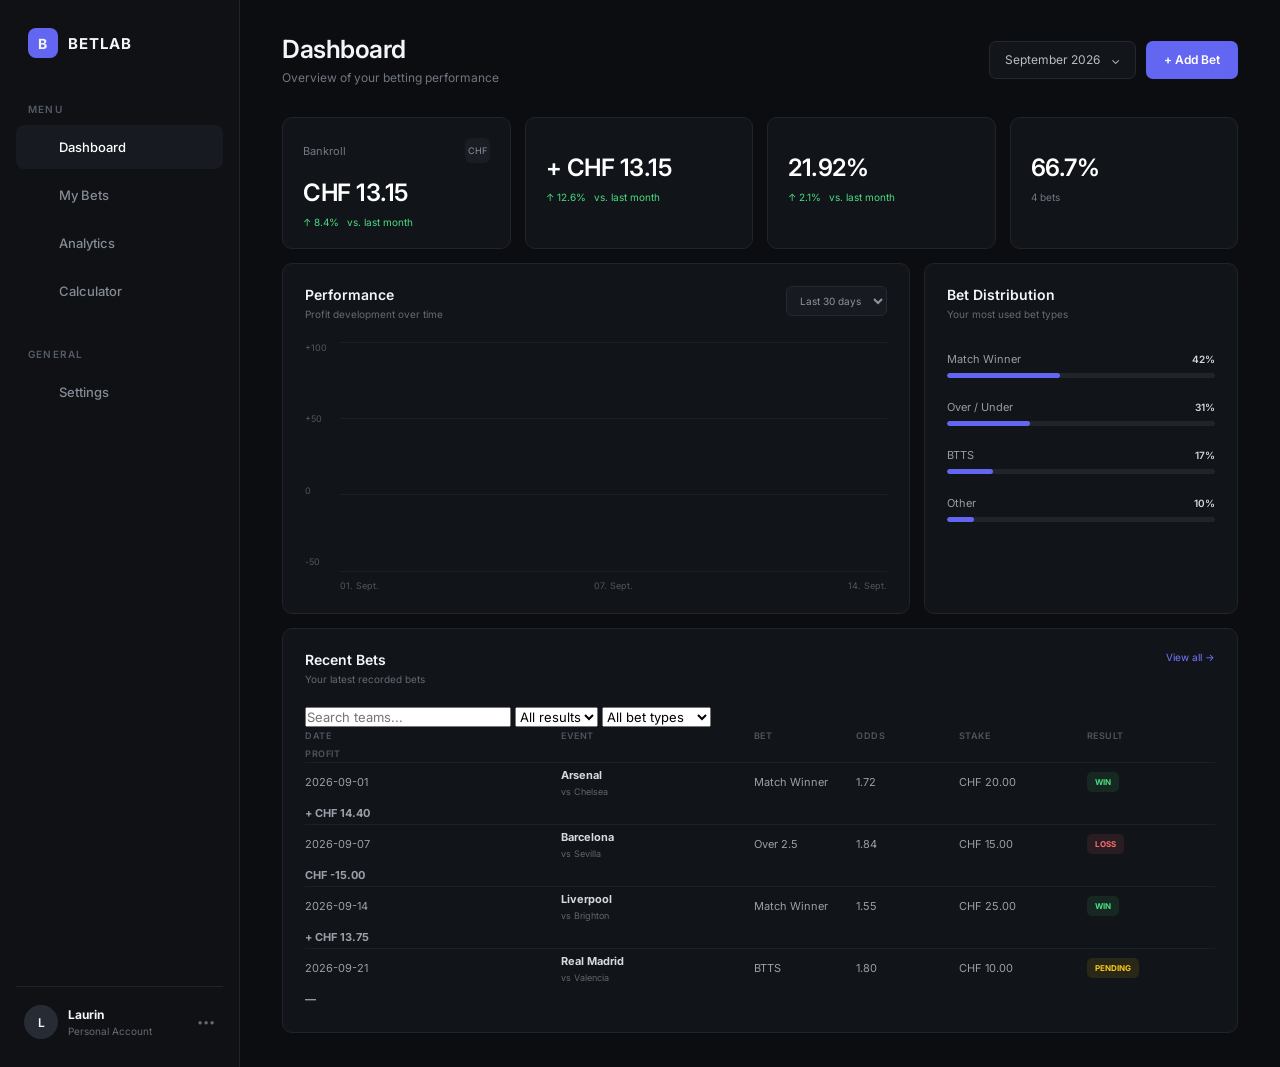
<file: index.html>
<!DOCTYPE html>
<html lang="de">
<head>
    <meta charset="UTF-8">
    <meta name="viewport" content="width=device-width, initial-scale=1.0">
    <title>BetLab - Dashboard</title>

    <link rel="stylesheet" href="css/style.css">
    <script src="js/script.js" defer></script>
</head>

<body>

    <div class="app">

        <!-- SIDEBAR -->
        <aside class="sidebar">

            <div class="logo">
                <span class="logo-mark">B</span>
                <span>BETLAB</span>
            </div>

            <nav class="navigation">

                <p class="nav-title">MENU</p>

                <a href="#" class="nav-item active">
                    <span></span>
                    Dashboard
                </a>

                <a href="my-bets.html" class="nav-item">
                    <span></span>
                    My Bets
                </a>

                <a href="analytics.html" class="nav-item">
                    <span></span>
                    Analytics
                </a>

                <a href="calculator.html" class="nav-item">
                    <span></span>
                    Calculator
                </a>

                <p class="nav-title second-title">GENERAL</p>

                <a href="settings.html" class="nav-item">
                    <span></span>
                    Settings
                </a>

            </nav>

            <div class="sidebar-bottom">

                <div class="profile">
                    <div class="profile-picture">L</div>

                    <div>
                        <strong>Laurin</strong>
                        <small>Personal Account</small>
                    </div>

                    <span class="profile-more">•••</span>
                </div>

            </div>

        </aside>


        <!-- MAIN CONTENT -->
        <main class="main">

            <!-- TOPBAR -->
            <header class="topbar">

                <div>
                    <h1>Dashboard</h1>
                    <p>Overview of your betting performance</p>
                </div>

                <div class="topbar-actions">

                    <button class="date-button">
                        September 2026
                        <span>⌄</span>
                    </button>

                    <button class="add-button" id="add-bet-button">
                        + Add Bet
                    </button>

                </div>

            </header>


            <!-- STAT CARDS -->
            <section class="stats">

                <div class="stat-card">

                    <div class="stat-header">
                        <span>Bankroll</span>
                        <span class="stat-icon">CHF</span>
                    </div>

                    <div class="stat-value" id="bankroll">
                    CHF 0.00
                    </div>

                    <div class="stat-change positive">
                        ↑ 8.4%
                        <span>vs. last month</span>
                    </div>

                </div>


                <div class="stat-card">

                    <div class="stat-value" id="total-profit">
                    CHF 0.00
                    </div>

                    <div class="stat-change positive">
                        ↑ 12.6%
                        <span>vs. last month</span>
                    </div>

                </div>


                <div class="stat-card">

                    <div class="stat-value" id="roi">
                    0.00%
                    </div>

                    <div class="stat-change positive">
                        ↑ 2.1%
                        <span>vs. last month</span>
                    </div>

                </div>


                <div class="stat-card">

                    <div class="stat-value" id="win-rate">
                    0.0%
                    </div>

                    <div class="stat-change" id="bet-count">
                        0 bets
                    </div>

                </div>

            </section>


            <!-- MAIN GRID -->
            <section class="dashboard-grid">

                <!-- PERFORMANCE -->
                <div class="card performance-card">

                    <div class="card-header">

                        <div>
                            <h2>Performance</h2>
                            <p>Profit development over time</p>
                        </div>

                        <select>
                            <option>Last 30 days</option>
                            <option>Last 90 days</option>
                            <option>This year</option>
                        </select>

                    </div>


                    <div class="chart">

                        <div class="chart-y">
                            <span>+100</span>
                            <span>+50</span>
                            <span>0</span>
                            <span>-50</span>
                        </div>

                        <div class="chart-area">

                        <div class="grid-line line-1"></div>
                        <div class="grid-line line-2"></div>
                        <div class="grid-line line-3"></div>
                        <div class="grid-line line-4"></div>

                        <svg class="chart-svg" id="chart-svg">
                        <polyline id="chart-line" />
                        </svg>

                        </div>

                    </div>

                    <div class="chart-x" id="chart-x"></div>

                </div>


                <!-- QUICK STATS -->
                <div class="card quick-card">

                    <div class="card-header">

                        <div>
                            <h2>Bet Distribution</h2>
                            <p>Your most used bet types</p>
                        </div>

                    </div>


                    <div class="distribution">

                        <div class="distribution-item">
                            <div class="distribution-top">
                                <span>Match Winner</span>
                                <strong>42%</strong>
                            </div>

                            <div class="progress">
                                <div class="progress-bar" style="width: 42%;"></div>
                            </div>
                        </div>


                        <div class="distribution-item">
                            <div class="distribution-top">
                                <span>Over / Under</span>
                                <strong>31%</strong>
                            </div>

                            <div class="progress">
                                <div class="progress-bar" style="width: 31%;"></div>
                            </div>
                        </div>


                        <div class="distribution-item">
                            <div class="distribution-top">
                                <span>BTTS</span>
                                <strong>17%</strong>
                            </div>

                            <div class="progress">
                                <div class="progress-bar" style="width: 17%;"></div>
                            </div>
                        </div>


                        <div class="distribution-item">
                            <div class="distribution-top">
                                <span>Other</span>
                                <strong>10%</strong>
                            </div>

                            <div class="progress">
                                <div class="progress-bar" style="width: 10%;"></div>
                            </div>
                        </div>

                    </div>

                </div>

            </section>


            <!-- RECENT BETS -->
            <section class="card bets-card">

                <div class="card-header">

                    <div>
                        <h2>Recent Bets</h2>
                        <p>Your latest recorded bets</p>
                    </div>

                    <a href="my-bets.html" class="view-all">
                        View all →
                    </a>

                </div>

                <div class="bet-filters">

        <input
            type="text"
            id="bet-search"
            placeholder="Search teams..."
        >

        <select id="bet-result-filter">
            <option value="all">All results</option>
            <option value="win">Wins</option>
            <option value="loss">Losses</option>
            <option value="pending">Pending</option>
        </select>

        <select id="bet-type-filter">
            <option value="all">All bet types</option>
            <option value="Match Winner">Match Winner</option>
            <option value="Over 2.5">Over 2.5</option>
            <option value="Under 2.5">Under 2.5</option>
            <option value="BTTS">BTTS</option>
            <option value="Other">Other</option>
        </select>

    </div>

                <div class="table">

                    <div class="table-row table-head">
                        <span>DATE</span>
                        <span>EVENT</span>
                        <span>BET</span>
                        <span>ODDS</span>
                        <span>STAKE</span>
                        <span>RESULT</span>
                        <span>PROFIT</span>
                    </div>
                    <div class="table-body" id="bets-table"></div>
                    

                </div>

            </section>

        </main>

    </div>
    <!-- ADD BET MODAL -->
    <div class="modal-overlay" id="add-bet-modal">

    <div class="modal">

        <div class="modal-header">
            <div>
                <h2>Add New Bet</h2>
                <p>Record a new bet</p>
            </div>

            <button class="modal-close" id="close-modal">
                ×
            </button>
        </div>


        <form id="add-bet-form">

            <div class="form-group">
                <label for="team1">Team 1</label>
                <input
                    type="text"
                    id="team1"
                    placeholder="e.g. Arsenal"
                    required
                >
            </div>


            <div class="form-group">
                <label for="team2">Team 2</label>
                <input
                    type="text"
                    id="team2"
                    placeholder="e.g. Chelsea"
                    required
                >
            </div>


            <div class="form-group">
                <label for="bet-type">Bet Type</label>

                <select id="bet-type" required>
                    <option value="">Select bet type</option>
                    <option value="Match Winner">Match Winner</option>
                    <option value="Over 2.5">Over 2.5</option>
                    <option value="Under 2.5">Under 2.5</option>
                    <option value="BTTS">BTTS</option>
                    <option value="Other">Other</option>
                </select>
            </div>


            <div class="form-row">

        <div class="form-group">
            <label for="odds">Odds</label>

            <input
            type="number"
            id="odds"
            step="0.01"
            min="1"
            placeholder="1.72"
            required
            >
        </div>


        <div class="form-group">
            <label for="stake">Stake (CHF)</label>

            <input
            type="number"
            id="stake"
            step="0.01"
            min="0.01"
            placeholder="20.00"
            required
            >
        </div>

    </div>


<div class="form-group">
    <label for="bet-date">Date</label>

    <input
        type="date"
        id="bet-date"
        required
    >
</div>


<div class="form-group">
    <label for="result">Result</label>

    <select id="result" required>
        <option value="pending">Pending</option>
        <option value="win">Win</option>
        <option value="loss">Loss</option>
    </select>
</div>

            <div class="modal-actions">

                <button
                    type="button"
                    class="cancel-button"
                    id="cancel-modal"
                >
                    Cancel
                </button>

                <button
                    type="submit"
                    class="save-button"
                >
                    Save Bet
                </button>

            </div>

        </form>

    </div>

    </div>
</body>
</html>
</file>
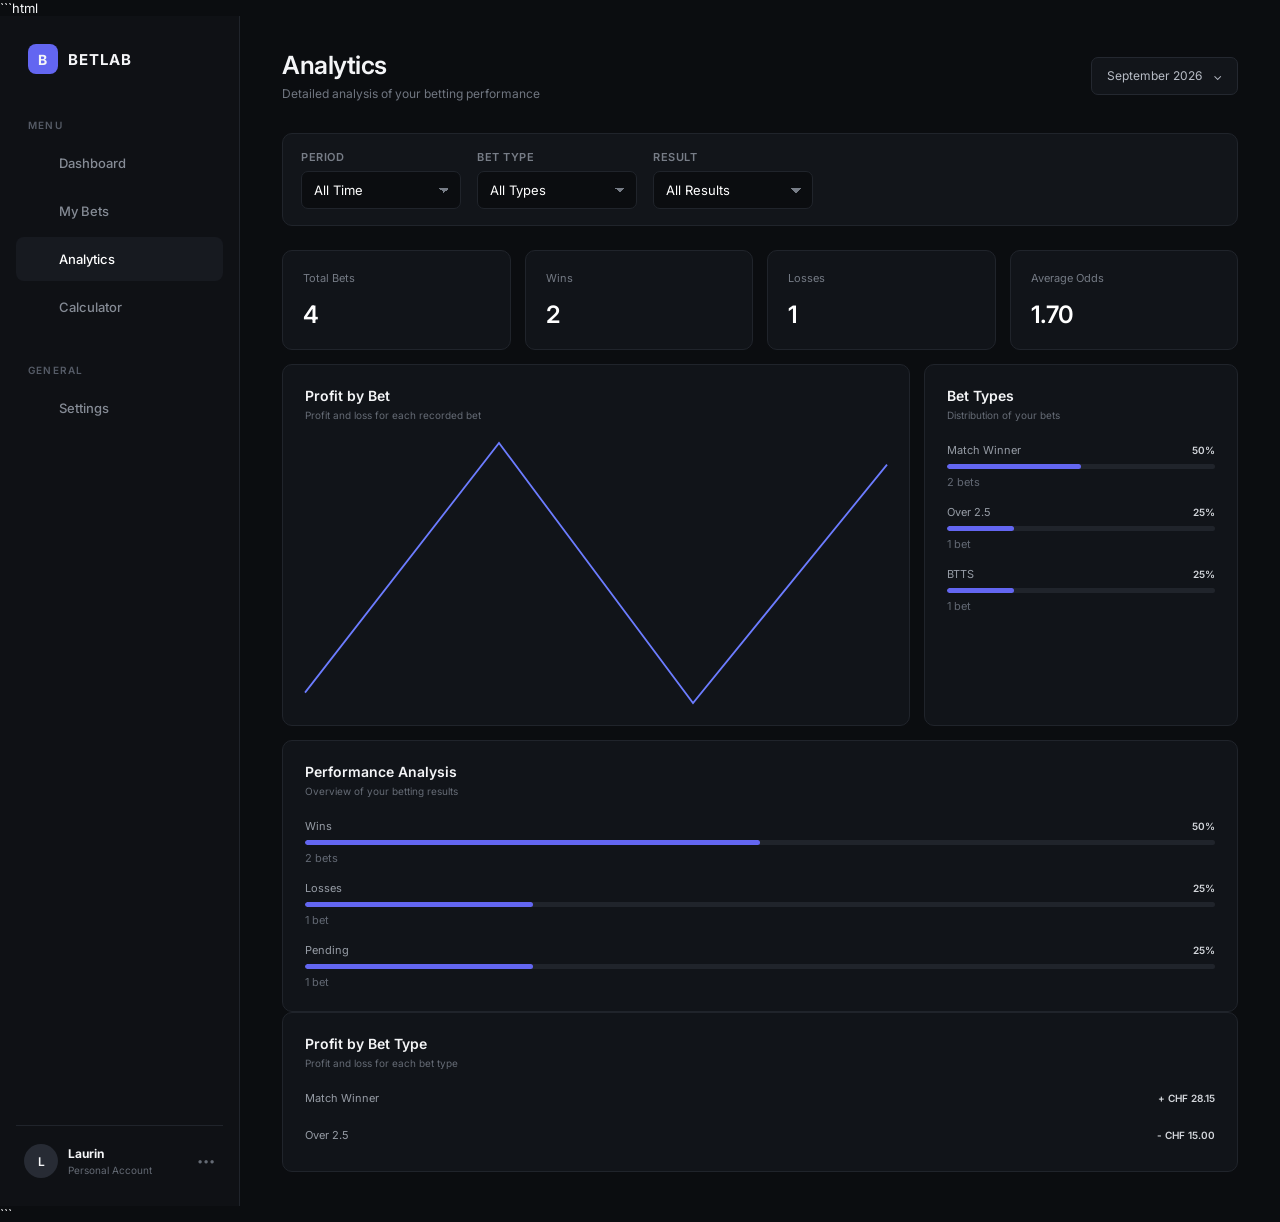
<file: analytics.html>
```html
<!DOCTYPE html>
<html lang="de">

<head>
    <meta charset="UTF-8">
    <meta name="viewport" content="width=device-width, initial-scale=1.0">

    <title>BetLab - Analytics</title>

    <link rel="stylesheet" href="css/style.css">
    <script src="js/analytics.js" defer></script>
</head>

<body>

    <div class="app">

        <!-- SIDEBAR -->
        <aside class="sidebar">

            <div class="logo">
                <span class="logo-mark">B</span>
                <span>BETLAB</span>
            </div>

            <nav class="navigation">

                <p class="nav-title">MENU</p>

                <a href="index.html" class="nav-item">
                    <span></span>
                    Dashboard
                </a>

                <a href="my-bets.html" class="nav-item">
                    <span></span>
                    My Bets
                </a>

                <a href="analytics.html" class="nav-item active">
                    <span></span>
                    Analytics
                </a>

                <a href="calculator.html" class="nav-item">
                    <span></span>
                    Calculator
                </a>

                <p class="nav-title second-title">GENERAL</p>

                <a href="settings.html" class="nav-item">
                    <span></span>
                    Settings
                </a>

            </nav>

            <div class="sidebar-bottom">

                <div class="profile">

                    <div class="profile-picture">L</div>

                    <div>
                        <strong>Laurin</strong>
                        <small>Personal Account</small>
                    </div>

                    <span class="profile-more">•••</span>

                </div>

            </div>

        </aside>


        <!-- MAIN CONTENT -->
        <main class="main">

            <!-- TOPBAR -->
            <header class="topbar">

                <div>
                    <h1>Analytics</h1>
                    <p>Detailed analysis of your betting performance</p>
                </div>

                <div class="topbar-actions">

                    <button class="date-button">
                        September 2026
                        <span>⌄</span>
                    </button>

                </div>

            </header>


            <!-- ANALYTICS FILTERS -->
            <section class="analytics-filters">

                <div class="filter-group">

                    <label for="analytics-date-filter">
                        Period
                    </label>

                    <select id="analytics-date-filter">

                        <option value="all">
                            All Time
                        </option>

                        <option value="7">
                            Last 7 Days
                        </option>

                        <option value="30">
                            Last 30 Days
                        </option>

                        <option value="90">
                            Last 90 Days
                        </option>

                    </select>

                </div>


                <div class="filter-group">

                    <label for="analytics-type-filter">
                        Bet Type
                    </label>

                    <select id="analytics-type-filter">

                        <option value="all">
                            All Types
                        </option>

                    </select>

                </div>


                <div class="filter-group">

                    <label for="analytics-result-filter">
                        Result
                    </label>

                    <select id="analytics-result-filter">

                        <option value="all">
                            All Results
                        </option>

                        <option value="win">
                            Wins
                        </option>

                        <option value="loss">
                            Losses
                        </option>

                        <option value="pending">
                            Pending
                        </option>

                    </select>

                </div>

            </section>


            <!-- ANALYTICS EMPTY STATE -->
            <div
                id="analytics-empty-state"
                class="empty-state"
                style="display: none;"
            >

                <strong>No bets found</strong>

                <p>
                    There are no bets matching your current filters.
                </p>

            </div>


            <!-- ANALYTICS STATS -->
            <section class="stats">

                <div class="stat-card">

                    <div class="stat-header">
                        <span>Total Bets</span>
                    </div>

                    <div
                        class="stat-value"
                        id="analytics-total-bets"
                    >
                        0
                    </div>

                </div>


                <div class="stat-card">

                    <div class="stat-header">
                        <span>Wins</span>
                    </div>

                    <div
                        class="stat-value"
                        id="analytics-wins"
                    >
                        0
                    </div>

                </div>


                <div class="stat-card">

                    <div class="stat-header">
                        <span>Losses</span>
                    </div>

                    <div
                        class="stat-value"
                        id="analytics-losses"
                    >
                        0
                    </div>

                </div>


                <div class="stat-card">

                    <div class="stat-header">
                        <span>Average Odds</span>
                    </div>

                    <div
                        class="stat-value"
                        id="analytics-average-odds"
                    >
                        0.00
                    </div>

                </div>

            </section>


            <!-- ANALYTICS GRID -->
            <section class="dashboard-grid">

                <!-- PROFIT CHART -->
                <div class="card">

                    <div class="card-header">

                        <div>
                            <h2>Profit by Bet</h2>

                            <p>
                                Profit and loss for each recorded bet
                            </p>
                        </div>

                    </div>

                    <div id="profit-chart"></div>

                </div>


                <!-- BET TYPES -->
                <div class="card">

                    <div class="card-header">

                        <div>
                            <h2>Bet Types</h2>

                            <p>
                                Distribution of your bets
                            </p>
                        </div>

                    </div>

                    <div id="bet-type-analytics"></div>

                </div>

            </section>


            <!-- PERFORMANCE ANALYSIS -->
            <section class="card">

                <div class="card-header">

                    <div>
                        <h2>Performance Analysis</h2>

                        <p>
                            Overview of your betting results
                        </p>
                    </div>

                </div>

                <div id="performance-analysis"></div>

            </section>


            <!-- PROFIT BY BET TYPE -->
            <section class="card">

                <div class="card-header">

                    <div>
                        <h2>Profit by Bet Type</h2>

                        <p>
                            Profit and loss for each bet type
                        </p>
                    </div>

                </div>

                <div id="profit-by-type"></div>

            </section>

        </main>

    </div>

</body>

</html>
```
</file>
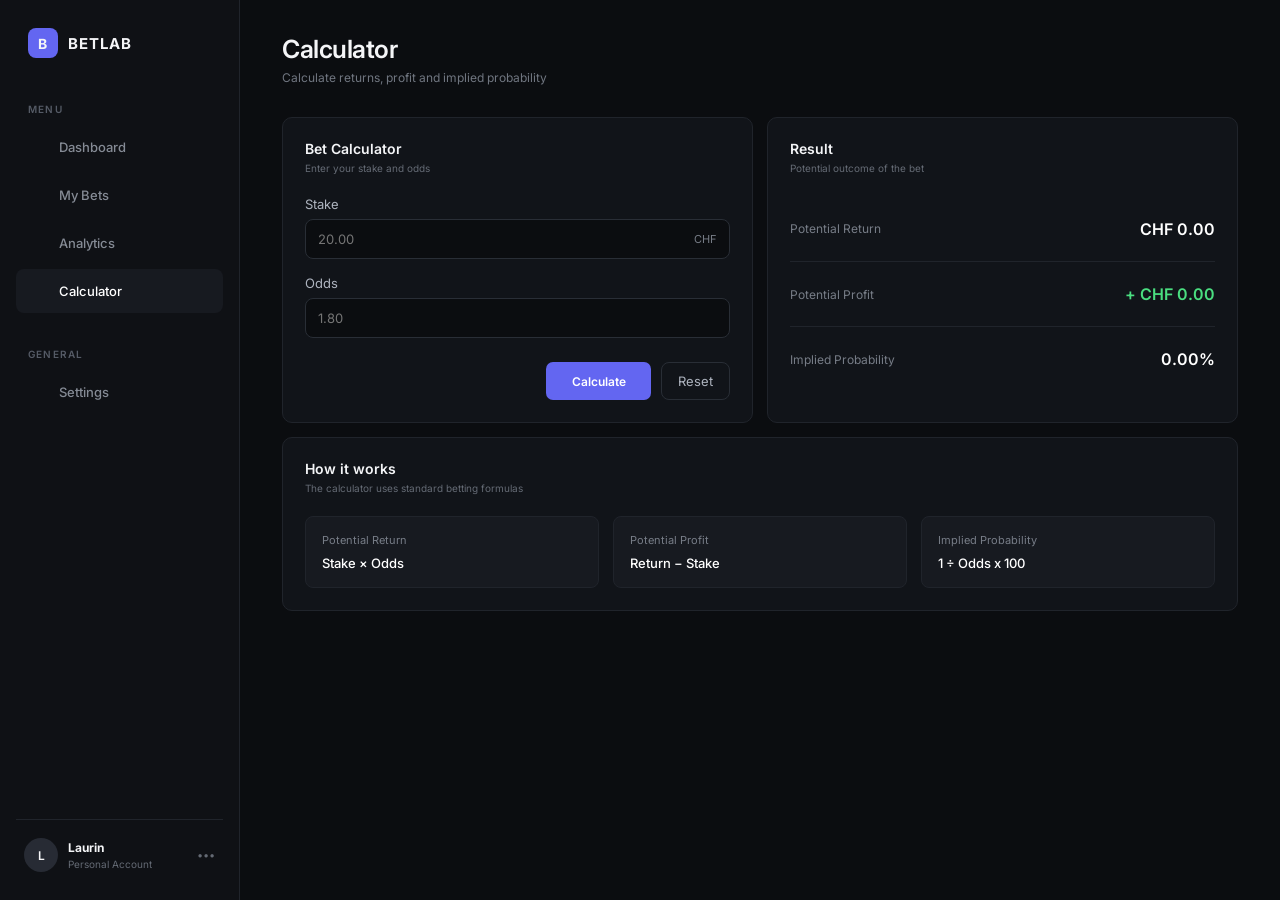
<file: calculator.html>
<!DOCTYPE html>
<html lang="de">

<head>
    <meta charset="UTF-8">
    <meta name="viewport" content="width=device-width, initial-scale=1.0">

    <title>BetLab - Calculator</title>

    <link rel="stylesheet" href="css/style.css">
    <script src="js/calculator.js" defer></script>
</head>

<body>

    <div class="app">

        <!-- SIDEBAR -->
        <aside class="sidebar">

            <div class="logo">
                <span class="logo-mark">B</span>
                <span>BETLAB</span>
            </div>

            <nav class="navigation">

                <p class="nav-title">MENU</p>

                <a href="index.html" class="nav-item">
                    <span></span>
                    Dashboard
                </a>

                <a href="my-bets.html" class="nav-item">
                    <span></span>
                    My Bets
                </a>

                <a href="analytics.html" class="nav-item">
                    <span></span>
                    Analytics
                </a>

                <a href="calculator.html" class="nav-item active">
                    <span></span>
                    Calculator
                </a>

                <p class="nav-title second-title">GENERAL</p>

                <a href="settings.html" class="nav-item">
                    <span></span>
                    Settings
                </a>

            </nav>

            <div class="sidebar-bottom">

                <div class="profile">

                    <div class="profile-picture">L</div>

                    <div>
                        <strong>Laurin</strong>
                        <small>Personal Account</small>
                    </div>

                    <span class="profile-more">•••</span>

                </div>

            </div>

        </aside>

        <!-- MAIN CONTENT -->
        <main class="main">

            <!-- TOPBAR -->
            <header class="topbar">

                <div>
                    <h1>Calculator</h1>
                    <p>Calculate returns, profit and implied probability</p>
                </div>

            </header>

            <!-- CALCULATOR GRID -->
            <section class="calculator-grid">

                <!-- INPUT CARD -->
                <div class="card calculator-card">

                    <div class="card-header">

                        <div>
                            <h2>Bet Calculator</h2>

                            <p>
                                Enter your stake and odds
                            </p>
                        </div>

                    </div>

                    <form id="calculator-form">

                        <div class="form-group">

                            <label for="calculator-stake">
                                Stake
                            </label>

                            <div class="input-wrapper">

                                <input
                                    type="number"
                                    id="calculator-stake"
                                    min="0"
                                    step="0.01"
                                    placeholder="20.00"
                                    required
                                >

                                <span>CHF</span>

                            </div>

                        </div>

                        <div class="form-group">

                            <label for="calculator-odds">
                                Odds
                            </label>

                            <input
                                type="number"
                                id="calculator-odds"
                                min="1.01"
                                step="0.01"
                                placeholder="1.80"
                                required
                            >

                        </div>

                        <div class="calculator-actions">

                            <button
                                type="submit"
                                class="add-button calculator-button"
                            >
                                Calculate
                            </button>

                            <button
                                type="button"
                                class="cancel-button"
                                id="calculator-reset"
                            >
                                Reset
                            </button>

                        </div>

                    </form>

                </div>

                <!-- RESULT CARD -->
                <div class="card calculator-card">

                    <div class="card-header">

                        <div>
                            <h2>Result</h2>

                            <p>
                                Potential outcome of the bet
                            </p>
                        </div>

                    </div>

                    <div class="calculator-results">

                        <div class="calculator-result">

                            <span>Potential Return</span>

                            <strong id="calculator-return">
                                CHF 0.00
                            </strong>

                        </div>

                        <div class="calculator-result">

                            <span>Potential Profit</span>

                            <strong
                                id="calculator-profit"
                                class="positive-text"
                            >
                                + CHF 0.00
                            </strong>

                        </div>

                        <div class="calculator-result">

                            <span>Implied Probability</span>

                            <strong id="calculator-probability">
                                0.00%
                            </strong>

                        </div>

                    </div>

                </div>

            </section>

            <!-- EXPLANATION -->
            <section class="card calculator-info">

                <div class="card-header">

                    <div>
                        <h2>How it works</h2>

                        <p>
                            The calculator uses standard betting formulas
                        </p>
                    </div>

                </div>

                <div class="calculator-formulas">

                    <div>
                        <span>Potential Return</span>
                        <strong>Stake × Odds</strong>
                    </div>

                    <div>
                        <span>Potential Profit</span>
                        <strong>Return − Stake</strong>
                    </div>

                    <div>
                        <span>Implied Probability</span>
                        <strong>1 ÷ Odds x 100</strong>
                    </div>

                </div>

            </section>

        </main>

    </div>

</body>

</html>
</file>
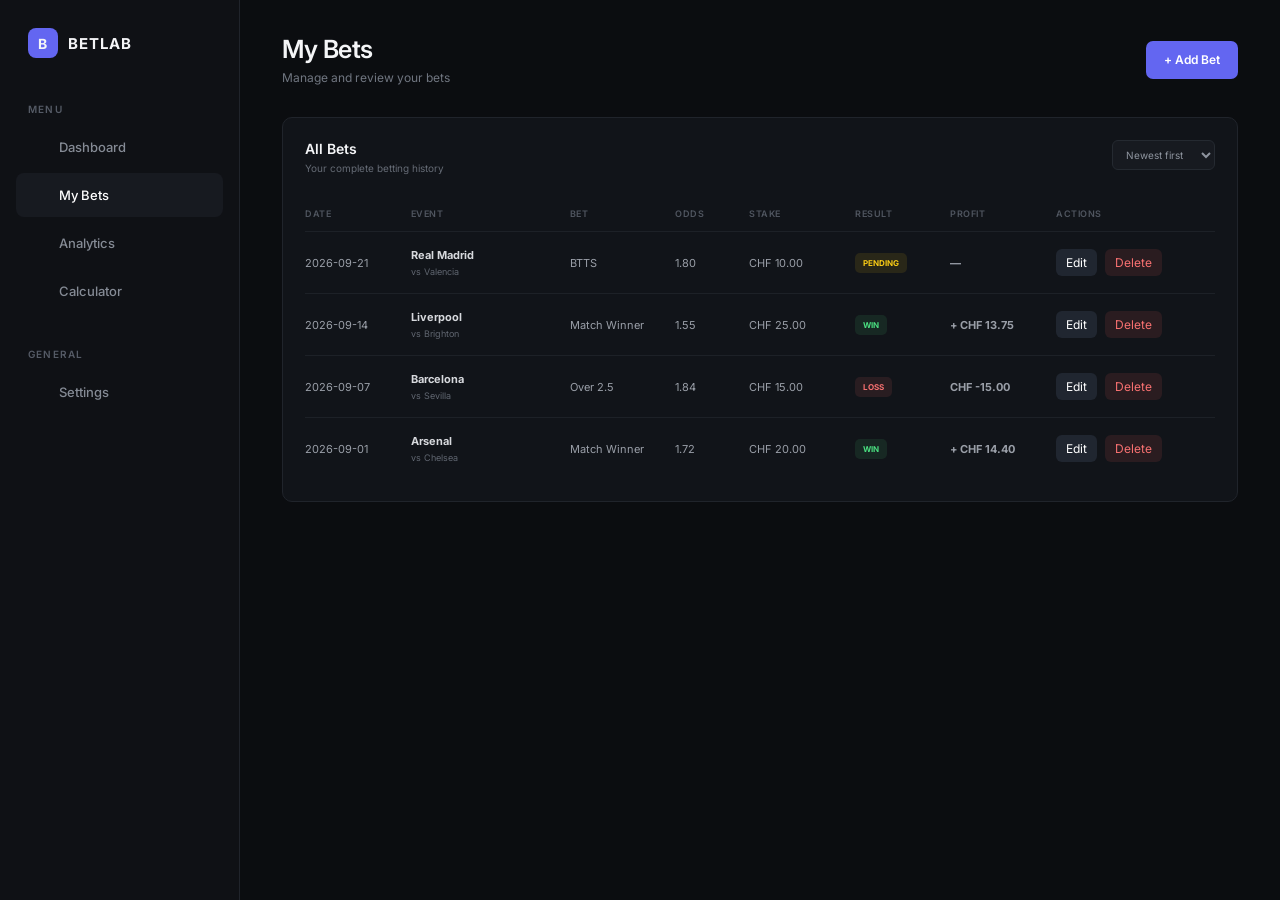
<file: my-bets.html>
<!DOCTYPE html>
<html lang="de">

<head>
    <meta charset="UTF-8">
    <meta name="viewport" content="width=device-width, initial-scale=1.0">

    <title>BetLab - My Bets</title>

    <link rel="stylesheet" href="css/style.css">
    <script src="js/my-bets.js" defer></script>
</head>

<body>

    <div class="app">

        <!-- SIDEBAR -->
        <aside class="sidebar">

            <div class="logo">
                <span class="logo-mark">B</span>
                <span>BETLAB</span>
            </div>

            <nav class="navigation">

                <p class="nav-title">MENU</p>

                <a href="index.html" class="nav-item">
                    <span></span>
                    Dashboard
                </a>

                <a href="my-bets.html" class="nav-item active">
                    <span></span>
                    My Bets
                </a>

                <a href="analytics.html" class="nav-item">
                    <span></span>
                    Analytics
                </a>

                <a href="calculator.html" class="nav-item">
                    <span></span>
                    Calculator
                </a>

                <p class="nav-title second-title">GENERAL</p>

                <a href="settings.html" class="nav-item">
                    <span></span>
                    Settings
                </a>

            </nav>

        </aside>


        <!-- MAIN CONTENT -->
        <main class="main">

            <header class="topbar">

                <div>
                    <h1>My Bets</h1>
                    <p>Manage and review your bets</p>
                </div>

                <button class="add-button" id="add-bet-button">
                    + Add Bet
                </button>

            </header>


            <section class="card bets-card my-bets-card">

                <div class="card-header">

        <div>
            <h2>All Bets</h2>
            <p>Your complete betting history</p>
        </div>

        <select id="bet-sort">
            <option value="newest">Newest first</option>
            <option value="oldest">Oldest first</option>
            <option value="profit-high">Highest profit</option>
            <option value="profit-low">Lowest profit</option>
        </select>

    </div>


                <div class="table">

                    <div class="table-row table-head">
                        <span>DATE</span>
                        <span>EVENT</span>
                        <span>BET</span>
                        <span>ODDS</span>
                        <span>STAKE</span>
                        <span>RESULT</span>
                        <span>PROFIT</span>
                        <span>ACTIONS</span>
                    </div>

                    <div class="table-body" id="bets-table"></div>

                </div>

            </section>

        </main>

    </div>
        <!-- EDIT BET MODAL -->
<div class="modal-overlay" id="edit-bet-modal">

    <div class="modal">

        <div class="modal-header">
            <div>
                <h2>Edit Bet</h2>
                <p>Update your recorded bet</p>
            </div>

            <button class="modal-close" id="close-edit-modal">
                ×
            </button>
        </div>


        <form id="edit-bet-form">

            <div class="form-group">
                <label for="edit-team1">Team 1</label>
                <input
                    type="text"
                    id="edit-team1"
                    required
                >
            </div>


            <div class="form-group">
                <label for="edit-team2">Team 2</label>
                <input
                    type="text"
                    id="edit-team2"
                    required
                >
            </div>


            <div class="form-group">
                <label for="edit-bet-type">Bet Type</label>

                <select id="edit-bet-type" required>
                    <option value="">Select bet type</option>
                    <option value="Match Winner">Match Winner</option>
                    <option value="Over 2.5">Over 2.5</option>
                    <option value="Under 2.5">Under 2.5</option>
                    <option value="BTTS">BTTS</option>
                    <option value="Other">Other</option>
                </select>
            </div>


            <div class="form-row">

                <div class="form-group">
                    <label for="edit-odds">Odds</label>

                    <input
                        type="number"
                        id="edit-odds"
                        step="0.01"
                        min="1"
                        required
                    >
                </div>


                <div class="form-group">
                    <label for="edit-stake">Stake (CHF)</label>

                    <input
                        type="number"
                        id="edit-stake"
                        step="0.01"
                        min="0.01"
                        required
                    >
                </div>

            </div>


            <div class="form-group">
                <label for="edit-bet-date">Date</label>

                <input
                    type="date"
                    id="edit-bet-date"
                    required
                >
            </div>


            <div class="form-group">
                <label for="edit-result">Result</label>

                <select id="edit-result" required>
                    <option value="pending">Pending</option>
                    <option value="win">Win</option>
                    <option value="loss">Loss</option>
                </select>
            </div>


            <div class="modal-actions">

                <button
                    type="button"
                    class="cancel-button"
                    id="cancel-edit-modal"
                >
                    Cancel
                </button>

                <button
                    type="submit"
                    class="save-button"
                >
                    Save Changes
                </button>

            </div>

        </form>

    </div>

</div>
    <!-- ADD BET MODAL -->
<div class="modal-overlay" id="add-bet-modal">

    <div class="modal">

        <div class="modal-header">

            <div>
                <h2>Add New Bet</h2>
                <p>Record a new bet</p>
            </div>

            <button class="modal-close" id="close-modal">
                ×
            </button>

        </div>


        <form id="add-bet-form">

            <div class="form-group">

                <label for="team1">Team 1</label>

                <input
                    type="text"
                    id="team1"
                    placeholder="e.g. Arsenal"
                    required
                >

            </div>


            <div class="form-group">

                <label for="team2">Team 2</label>

                <input
                    type="text"
                    id="team2"
                    placeholder="e.g. Chelsea"
                    required
                >

            </div>


            <div class="form-group">

                <label for="bet-type">Bet Type</label>

                <select id="bet-type" required>

                    <option value="">Select bet type</option>
                    <option value="Match Winner">Match Winner</option>
                    <option value="Over 2.5">Over 2.5</option>
                    <option value="Under 2.5">Under 2.5</option>
                    <option value="BTTS">BTTS</option>
                    <option value="Other">Other</option>

                </select>

            </div>


            <div class="form-row">

                <div class="form-group">

                    <label for="odds">Odds</label>

                    <input
                        type="number"
                        id="odds"
                        step="0.01"
                        min="1"
                        placeholder="1.72"
                        required
                    >

                </div>


                <div class="form-group">

                    <label for="stake">Stake (CHF)</label>

                    <input
                        type="number"
                        id="stake"
                        step="0.01"
                        min="0.01"
                        placeholder="20.00"
                        required
                    >

                </div>

            </div>


            <div class="form-group">

                <label for="bet-date">Date</label>

                <input
                    type="date"
                    id="bet-date"
                    required
                >

            </div>


            <div class="form-group">

                <label for="result">Result</label>

                <select id="result" required>

                    <option value="pending">Pending</option>
                    <option value="win">Win</option>
                    <option value="loss">Loss</option>

                </select>

            </div>


            <div class="modal-actions">

                <button
                    type="button"
                    class="cancel-button"
                    id="cancel-modal"
                >
                    Cancel
                </button>


                <button
                    type="submit"
                    class="save-button"
                >
                    Save Bet
                </button>

            </div>

        </form>

    </div>

</div>
</body>
</html>
</file>
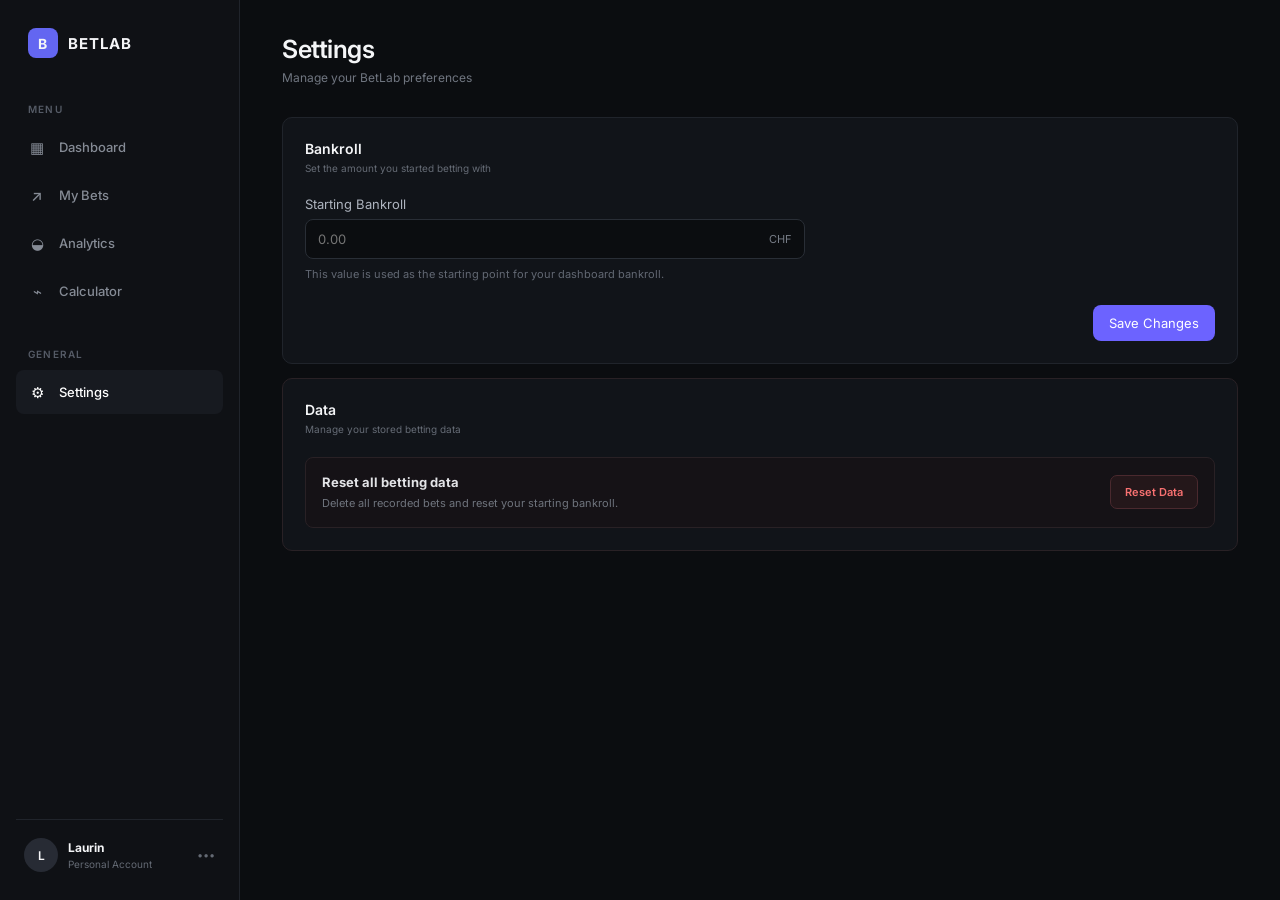
<file: settings.html>
<!DOCTYPE html>
<html lang="de">

<head>
    <meta charset="UTF-8">
    <meta name="viewport" content="width=device-width, initial-scale=1.0">

    <title>BetLab - Settings</title>

    <link rel="stylesheet" href="css/style.css">
    <script src="js/settings.js" defer></script>
</head>

<body>

    <div class="app">

        <!-- SIDEBAR -->
        <aside class="sidebar">

            <div class="logo">
                <span class="logo-mark">B</span>
                <span>BETLAB</span>
            </div>

            <nav class="navigation">

                <p class="nav-title">MENU</p>

                <a href="index.html" class="nav-item">
                    <span>▦</span>
                    Dashboard
                </a>

                <a href="my-bets.html" class="nav-item">
                    <span>↗</span>
                    My Bets
                </a>

                <a href="analytics.html" class="nav-item">
                    <span>◒</span>
                    Analytics
                </a>

                <a href="calculator.html" class="nav-item">
                    <span>⌁</span>
                    Calculator
                </a>

                <p class="nav-title second-title">GENERAL</p>

                <a href="settings.html" class="nav-item active">
                    <span>⚙</span>
                    Settings
                </a>

            </nav>

            <div class="sidebar-bottom">

                <div class="profile">

                    <div class="profile-picture">L</div>

                    <div>
                        <strong>Laurin</strong>
                        <small>Personal Account</small>
                    </div>

                    <span class="profile-more">•••</span>

                </div>

            </div>

        </aside>


        <!-- MAIN CONTENT -->
        <main class="main">

            <!-- TOPBAR -->
            <header class="topbar">

                <div>
                    <h1>Settings</h1>
                    <p>Manage your BetLab preferences</p>
                </div>

            </header>


            <!-- BANKROLL SETTINGS -->
            <section class="card settings-card">

                <div class="card-header">

                    <div>
                        <h2>Bankroll</h2>

                        <p>
                            Set the amount you started betting with
                        </p>
                    </div>

                </div>


                <form id="settings-form">

                    <div class="form-group">

                        <label for="starting-bankroll">
                            Starting Bankroll
                        </label>

                        <div class="settings-input-wrapper">

                            <input
                                type="number"
                                id="starting-bankroll"
                                min="0"
                                step="0.01"
                                placeholder="0.00"
                                required
                            >

                            <span>CHF</span>

                        </div>

                        <small class="settings-help">
                            This value is used as the starting point
                            for your dashboard bankroll.
                        </small>

                    </div>


                    <div class="settings-actions">

                        <button
                            type="submit"
                            class="save-button"
                        >
                            Save Changes
                        </button>

                    </div>

                    <p
                        id="settings-success"
                        class="settings-success"
                    >
                        Settings saved successfully.
                    </p>

                </form>

            </section>


            <!-- DATA SETTINGS -->
            <section class="card settings-card settings-danger-card">

                <div class="card-header">

                    <div>
                        <h2>Data</h2>

                        <p>
                            Manage your stored betting data
                        </p>
                    </div>

                </div>


                <div class="settings-danger">

                    <div>

                        <strong>
                            Reset all betting data
                        </strong>

                        <p>
                            Delete all recorded bets and reset
                            your starting bankroll.
                        </p>

                    </div>

                    <button
                        type="button"
                        id="reset-data"
                        class="reset-button"
                    >
                        Reset Data
                    </button>

                </div>

            </section>

        </main>

    </div>


    <!-- RESET CONFIRMATION MODAL -->
    <div
        class="modal-overlay"
        id="reset-modal"
    >

        <div class="modal settings-confirm-modal">

            <div class="modal-header">

                <div>

                    <h2>Reset Data?</h2>

                    <p>
                        This will permanently delete all saved bets.
                    </p>

                </div>

                <button
                    class="modal-close"
                    id="close-reset-modal"
                    type="button"
                >
                    ×
                </button>

            </div>


            <div class="settings-confirm-actions">

                <button
                    type="button"
                    class="cancel-button"
                    id="cancel-reset"
                >
                    Cancel
                </button>

                <button
                    type="button"
                    class="reset-button"
                    id="confirm-reset"
                >
                    Reset Data
                </button>

            </div>

        </div>

    </div>

</body>

</html>
</file>
<file: css/style.css>
@import url('https://fonts.googleapis.com/css2?family=Inter:wght@400;500;600;700&display=swap');


/* =========================
   VARIABLES
========================= */

:root {
    --bg: #0b0d10;
    --surface: #111419;
    --surface-light: #12151a;
    --surface-hover: #171a20;

    --border: #20242b;
    --border-light: #292e36;

    --text: #f4f5f7;
    --text-soft: #b8bdc6;
    --text-muted: #777d87;
    --text-dim: #555b66;

    --accent: #6366f1;
    --accent-light: #747aff;

    --green: #4ade80;
    --red: #f87171;
    --yellow: #facc15;

    --radius: 8px;
    --radius-card: 10px;
}


/* =========================
   RESET
========================= */

* {
    margin: 0;
    padding: 0;
    box-sizing: border-box;
}

html {
    min-height: 100%;
}

body {
    min-height: 100vh;

    background: var(--bg);
    color: var(--text);

    font-family: "Inter", sans-serif;
    font-size: 13px;
}

button,
input,
select {
    font: inherit;
}

button {
    cursor: pointer;
}


/* =========================
   APP
========================= */

.app {
    display: flex;
    min-height: 100vh;
}


/* =========================
   SIDEBAR
========================= */

.sidebar {
    width: 240px;
    min-height: 100vh;

    display: flex;
    flex-direction: column;

    padding: 28px 16px;

    background: #0f1115;
    border-right: 1px solid var(--border);
}


/* LOGO */

.logo {
    display: flex;
    align-items: center;
    gap: 10px;

    padding: 0 12px;
    margin-bottom: 45px;

    font-size: 15px;
    font-weight: 700;
    letter-spacing: 1px;
}

.logo-mark {
    width: 30px;
    height: 30px;

    display: grid;
    place-items: center;

    border-radius: var(--radius);

    background: var(--accent);

    font-size: 14px;
}


/* NAVIGATION */

.navigation {
    width: 100%;
}

.nav-title {
    padding: 0 12px;
    margin-bottom: 10px;

    color: var(--text-dim);

    font-size: 10px;
    font-weight: 600;
    letter-spacing: 1.2px;
}

.second-title {
    margin-top: 35px;
}

.nav-item {
    height: 44px;

    display: flex;
    align-items: center;
    gap: 13px;

    padding: 0 12px;
    margin-bottom: 4px;

    border-radius: var(--radius);

    color: #858b95;

    text-decoration: none;

    font-size: 13px;
    font-weight: 500;

    transition:
        background 0.15s ease,
        color 0.15s ease;
}

.nav-item span {
    width: 18px;

    text-align: center;

    font-size: 15px;
}

.nav-item:hover,
.nav-item.active {
    background: var(--surface-hover);
    color: #ffffff;
}


/* SIDEBAR PROFILE */

.sidebar-bottom {
    margin-top: auto;
}

.profile {
    display: flex;
    align-items: center;
    gap: 10px;

    padding: 18px 8px 0;

    border-top: 1px solid var(--border);
}

.profile-picture {
    width: 34px;
    height: 34px;

    flex-shrink: 0;

    display: grid;
    place-items: center;

    border-radius: 50%;

    background: #272b34;

    font-size: 12px;
    font-weight: 600;
}

.profile strong {
    display: block;

    font-size: 12px;
}

.profile small {
    display: block;

    margin-top: 3px;

    color: #646a74;

    font-size: 10px;
}

.profile-more {
    margin-left: auto;

    color: #646a74;

    font-size: 11px;
}


/* =========================
   MAIN
========================= */

.main {
    flex: 1;

    width: 100%;
    max-width: 1600px;

    padding: 34px 42px;
}


/* =========================
   TOPBAR
========================= */

.topbar {
    display: flex;
    align-items: center;
    justify-content: space-between;
    gap: 20px;

    margin-bottom: 32px;
}

.topbar h1 {
    font-size: 25px;
    font-weight: 600;
    letter-spacing: -0.5px;
}

.topbar p {
    margin-top: 6px;

    color: #707680;

    font-size: 12px;
}

.topbar-actions {
    display: flex;
    align-items: center;
    gap: 10px;
}


/* =========================
   BUTTONS
========================= */

.date-button,
.add-button {
    height: 38px;

    padding: 0 15px;

    border-radius: 7px;

    font-size: 12px;
}

.date-button {
    background: var(--surface-light);
    border: 1px solid #242830;

    color: var(--text-soft);
}

.date-button:hover {
    border-color: #303641;
}

.date-button span {
    margin-left: 8px;
}

.add-button {
    padding: 0 18px;

    border: 0;

    background: var(--accent);
    color: #ffffff;

    font-weight: 600;

    transition: opacity 0.15s ease;
}

.add-button:hover,
.save-button:hover {
    opacity: 0.9;
}


/* =========================
   STAT CARDS
========================= */

.stats {
    display: grid;
    grid-template-columns: repeat(4, minmax(0, 1fr));
    gap: 14px;

    margin-bottom: 14px;
}

.stat-card {
    padding: 20px;

    background: var(--surface);

    border: 1px solid var(--border);
    border-radius: var(--radius-card);
}

.stat-header {
    display: flex;
    align-items: center;
    justify-content: space-between;

    color: #747a84;

    font-size: 11px;
}

.stat-icon {
    width: 25px;
    height: 25px;

    display: grid;
    place-items: center;

    border-radius: 6px;

    background: #1a1d23;
    color: #8d93a0;

    font-size: 9px;
}

.stat-value {
    margin-top: 15px;

    color: #ffffff;

    font-size: 24px;
    font-weight: 600;
    letter-spacing: -0.5px;
}

.stat-change {
    margin-top: 9px;

    color: #717781;

    font-size: 10px;
}

.stat-change span {
    margin-left: 5px;
}

.positive,
.positive-text,
.profit {
    color: var(--green);
}

.loss-text {
    color: var(--red);
}


/* =========================
   CARDS
========================= */

.card {
    padding: 22px;

    background: var(--surface);

    border: 1px solid var(--border);
    border-radius: var(--radius-card);
}

.card-header {
    display: flex;
    align-items: flex-start;
    justify-content: space-between;
    gap: 15px;

    margin-bottom: 22px;
}

.card-header h2 {
    font-size: 14px;
    font-weight: 600;
}

.card-header p {
    margin-top: 5px;

    color: #656b75;

    font-size: 10px;
}

.card-header select {
    padding: 7px 9px;

    background: var(--surface-hover);
    border: 1px solid #252a31;
    border-radius: 6px;

    color: #8e949e;

    font-size: 10px;
}


/* =========================
   DASHBOARD GRID
========================= */

.dashboard-grid {
    display: grid;
    grid-template-columns: 2fr 1fr;
    gap: 14px;

    margin-bottom: 14px;
}


/* =========================
   DASHBOARD CHART
========================= */

.performance-card {
    padding: 22px;
}

.chart {
    height: 230px;

    display: flex;

    margin-top: 15px;
}

.chart-y {
    width: 35px;

    display: flex;
    flex-direction: column;
    justify-content: space-between;

    padding-bottom: 5px;

    color: #505660;

    font-size: 9px;
}

.chart-area {
    position: relative;

    flex: 1;

    overflow: hidden;
}

.grid-line {
    position: absolute;

    left: 0;
    right: 0;

    border-top: 1px solid #1c2026;
}

.line-1 {
    top: 0;
}

.line-2 {
    top: 33%;
}

.line-3 {
    top: 66%;
}

.line-4 {
    bottom: 0;
}


/* DASHBOARD FAKE CHART */

.chart-line {
    position: absolute;

    width: 100%;
    height: 100%;

    clip-path: polygon(
        0% 76%,
        10% 69%,
        20% 73%,
        30% 55%,
        40% 62%,
        50% 42%,
        60% 48%,
        70% 29%,
        80% 36%,
        90% 17%,
        100% 22%,
        100% 25%,
        90% 20%,
        80% 39%,
        70% 32%,
        60% 51%,
        50% 45%,
        40% 65%,
        30% 58%,
        20% 76%,
        10% 72%,
        0% 79%
    );

    background: var(--accent);

    opacity: 0.8;
}

.chart-point {
    position: absolute;

    width: 7px;
    height: 7px;

    background: #8b8ff8;

    border: 2px solid var(--surface);

    border-radius: 50%;
}

.p1 {
    left: 9%;
    top: 69%;
}

.p2 {
    left: 29%;
    top: 55%;
}

.p3 {
    left: 49%;
    top: 42%;
}

.p4 {
    left: 69%;
    top: 29%;
}

.p5 {
    left: 89%;
    top: 17%;
}

.chart-x {
    display: flex;
    justify-content: space-between;

    margin: 8px 0 0 35px;

    color: #505660;

    font-size: 9px;
}

.chart-svg {
    position: absolute;
    inset: 0;

    width: 100%;
    height: 100%;

    overflow: visible;
}

#chart-line {
    fill: none;

    stroke-width: 3;
    stroke-linecap: round;
    stroke-linejoin: round;
}


/* =========================
   DISTRIBUTION
========================= */

.quick-card {
    padding: 22px;
}

.distribution,
#bet-type-analytics,
#performance-analysis,
#profit-by-type {
    display: flex;
    flex-direction: column;
    gap: 16px;
}

.distribution {
    margin-top: 32px;
    gap: 22px;
}

.distribution-item {
    width: 100%;
}

.distribution-top {
    display: flex;
    align-items: center;
    justify-content: space-between;

    margin-bottom: 7px;

    color: #969ca5;

    font-size: 11px;
}

.distribution-top strong {
    color: #d4d7dc;

    font-size: 10px;
    font-weight: 600;
}

.distribution-item small {
    display: block;

    margin-top: 6px;

    color: #626873;

    font-size: 11px;
}

.progress {
    width: 100%;
    height: 5px;

    overflow: hidden;

    background: var(--border);

    border-radius: 999px;
}

.progress-bar {
    height: 100%;

    background: var(--accent);

    border-radius: inherit;

    transition: width 0.25s ease;
}


/* =========================
   BET TABLE
========================= */

.bets-card {
    padding: 22px;
}

.view-all {
    color: var(--accent-light);

    text-decoration: none;

    font-size: 10px;
}

.view-all:hover {
    color: #8a8eff;
}

.table {
    width: 100%;
}

.table-row {
    display: grid;
    grid-template-columns:
        2fr
        1.5fr
        0.8fr
        0.8fr
        1fr
        1fr;

    align-items: center;

    min-height: 62px;

    border-top: 1px solid #1d2127;

    color: #9a9fa8;

    font-size: 11px;
}

.table-head {
    min-height: 35px;

    border-top: 0;

    color: #505660;

    font-size: 9px;
    font-weight: 600;
    letter-spacing: 0.5px;
}

.event strong {
    display: block;

    color: #d7d9dd;

    font-size: 11px;
}

.event small {
    display: block;

    margin-top: 4px;

    color: #606670;

    font-size: 9px;
}


/* MY BETS TABLE */

.my-bets-card .table-row {
    grid-template-columns:
        1fr
        1.5fr
        1fr
        0.7fr
        1fr
        0.9fr
        1fr
        1.5fr;
}


/* =========================
   BADGES
========================= */

.badge {
    width: fit-content;

    padding: 5px 8px;

    border-radius: 5px;

    font-size: 8px;
    font-weight: 700;
}

.badge.win {
    background: rgba(74, 222, 128, 0.1);
    color: var(--green);
}

.badge.loss {
    background: rgba(248, 113, 113, 0.1);
    color: var(--red);
}

.badge.pending {
    background: rgba(250, 204, 21, 0.1);
    color: var(--yellow);
}


/* =========================
   BET ACTIONS
========================= */

.bet-actions {
    display: flex;
    gap: 8px;
}

.bet-actions button {
    padding: 6px 10px;

    border: 0;
    border-radius: 6px;

    font-size: 12px;
}

.edit-button {
    background: #202630;
    color: #ffffff;
}

.edit-button:hover {
    background: #2b3340;
}

.delete-button {
    background: #2a1c20;
    color: var(--red);
}

.delete-button:hover {
    background: #3a2228;
}


/* =========================
   ANALYTICS
========================= */

.analytics-filters {
    display: flex;
    align-items: flex-end;
    gap: 16px;

    margin-bottom: 24px;
    padding: 16px 18px;

    background: var(--surface-light);
    border: 1px solid var(--border);
    border-radius: var(--radius-card);
}

.filter-group {
    display: flex;
    flex-direction: column;
    gap: 7px;

    min-width: 160px;
}

.filter-group label {
    color: var(--text-muted);

    font-size: 11px;
    font-weight: 600;
    text-transform: uppercase;
    letter-spacing: 0.05em;
}

.filter-group select {
    width: 100%;
    height: 38px;

    padding: 0 34px 0 12px;

    appearance: none;
    -webkit-appearance: none;

    background-color: var(--bg);
    background-image:
        linear-gradient(45deg, transparent 50%, #777d87 50%),
        linear-gradient(135deg, #777d87 50%, transparent 50%);
    background-position:
        calc(100% - 16px) 16px,
        calc(100% - 11px) 16px;
    background-size:
        5px 5px,
        5px 5px;
    background-repeat: no-repeat;

    border: 1px solid var(--border);
    border-radius: 7px;

    outline: none;

    color: #ffffff;

    font-size: 13px;

    cursor: pointer;

    transition: border-color 0.15s ease;
}

.filter-group select:hover {
    border-color: #303641;
}

.filter-group select:focus {
    border-color: var(--accent);
}

.filter-group select option {
    background: var(--surface-light);
    color: #ffffff;
}


/* ANALYTICS CHART */

#profit-chart {
    width: 100%;
    height: 260px;

    margin-top: 10px;
}

.analytics-chart {
    display: block;

    width: 100%;
    height: 100%;

    overflow: visible;
}

.analytics-chart-line {
    fill: none;

    stroke: #6c7cff;
    stroke-width: 1.8;

    vector-effect: non-scaling-stroke;
}


/* =========================
   ANALYTICS EMPTY STATES
========================= */

.empty-state,
.analytics-message {
    display: flex;
    flex-direction: column;
    align-items: center;
    justify-content: center;

    text-align: center;

    padding: 30px 20px;
}

.empty-state {
    min-height: 220px;
    gap: 7px;
}

.analytics-message {
    min-height: 180px;
}

.empty-state strong,
.analytics-message strong {
    color: #ffffff;

    font-size: 14px;
    font-weight: 600;
}

.empty-state p,
.analytics-message span {
    max-width: 320px;

    margin: 0;

    color: #666d78;

    font-size: 12px;
    line-height: 1.5;
}

.empty-state p {
    margin-bottom: 12px;
}

.empty-add-button {
    border: 0;
    cursor: pointer;
}


/* =========================
   MODAL
========================= */

.modal-overlay {
    position: fixed;
    inset: 0;

    z-index: 1000;

    display: none;
    align-items: center;
    justify-content: center;

    padding: 20px;

    background: rgba(0, 0, 0, 0.65);
}

.modal-overlay.active {
    display: flex;
}

.modal {
    width: 450px;
    max-width: 100%;

    padding: 24px;

    background: var(--surface-light);

    border: 1px solid var(--border);
    border-radius: 14px;

    box-shadow: 0 20px 60px rgba(0, 0, 0, 0.4);
}

.modal-header {
    display: flex;
    align-items: flex-start;
    justify-content: space-between;
    gap: 15px;

    margin-bottom: 24px;
}

.modal-header h2 {
    margin-bottom: 5px;

    font-size: 18px;
}

.modal-header p {
    color: #8b919c;

    font-size: 13px;
}

.modal-close {
    border: 0;

    background: transparent;
    color: #8b919c;

    font-size: 26px;
}

.modal-close:hover {
    color: #ffffff;
}


/* FORM */

.form-group {
    display: flex;
    flex-direction: column;
    gap: 7px;

    margin-bottom: 16px;
}

.form-group label {
    color: #aeb4bf;

    font-size: 13px;
}

.form-group input,
.form-group select {
    width: 100%;

    padding: 11px 12px;

    background: var(--bg);

    border: 1px solid var(--border-light);
    border-radius: 8px;

    outline: none;

    color: #ffffff;
}

.form-group input:focus,
.form-group select:focus {
    border-color: var(--accent);
}

.form-row {
    display: grid;
    grid-template-columns: 1fr 1fr;
    gap: 12px;
}

.modal-actions {
    display: flex;
    justify-content: flex-end;
    gap: 10px;

    margin-top: 24px;
}

.cancel-button,
.save-button {
    padding: 10px 16px;

    border-radius: 8px;

    cursor: pointer;
}

.cancel-button {
    background: transparent;

    border: 1px solid var(--border-light);

    color: #aeb4bf;
}

.cancel-button:hover {
    background: var(--surface-hover);
}

.save-button {
    border: 0;

    background: #6c63ff;
    color: #ffffff;
}


/* =========================
   RESPONSIVE
========================= */

@media (max-width: 1100px) {

    .main {
        padding: 30px;
    }

    .stats {
        grid-template-columns: repeat(2, minmax(0, 1fr));
    }

    .dashboard-grid {
        grid-template-columns: 1fr;
    }

}


@media (max-width: 750px) {

    .sidebar {
        width: 70px;

        padding: 20px 10px;
    }

    .logo {
        justify-content: center;

        padding: 0;
    }

    .logo span:last-child {
        display: none;
    }

    .nav-title {
        display: none;
    }

    .nav-item {
        justify-content: center;

        padding: 0;

        font-size: 0;
    }

    .nav-item span {
        width: auto;

        font-size: 15px;
    }

    .second-title {
        margin-top: 20px;
    }

    .profile {
        justify-content: center;

        padding-left: 0;
        padding-right: 0;
    }

    .profile div:not(.profile-picture),
    .profile-more {
        display: none;
    }

    .main {
        min-width: 0;

        padding: 25px 20px;
    }

    .stats {
        grid-template-columns: 1fr;
    }

    .topbar {
        align-items: flex-start;
        flex-direction: column;
    }

    .topbar-actions {
        width: 100%;
    }

    .date-button,
    .topbar-actions .add-button {
        flex: 1;
    }

    .analytics-filters {
        flex-direction: column;
        align-items: stretch;

        gap: 12px;
    }

    .filter-group {
        width: 100%;
        min-width: 0;
    }

    #profit-chart {
        height: 200px;
    }

    .form-row {
        grid-template-columns: 1fr;
    }

    .modal {
        padding: 20px;
    }

}


/* =========================
   SMALL MOBILE
========================= */

@media (max-width: 500px) {

    .sidebar {
        width: 58px;

        padding-left: 7px;
        padding-right: 7px;
    }

    .main {
        padding: 20px 14px;
    }

    .topbar h1 {
        font-size: 22px;
    }

    .card,
    .bets-card,
    .performance-card,
    .quick-card {
        padding: 18px;
    }

    .stat-card {
        padding: 18px;
    }

    .table {
        overflow-x: auto;
    }

}

/* CALCULATOR */

.calculator-grid {
    display: grid;
    grid-template-columns: 1fr 1fr;
    gap: 14px;
    margin-bottom: 14px;
}

.calculator-card {
    min-width: 0;
}

.input-wrapper {
    position: relative;
}

.input-wrapper input {
    padding-right: 50px;
}

.input-wrapper span {
    position: absolute;
    top: 50%;
    right: 13px;
    transform: translateY(-50%);
    color: var(--text-muted);
    font-size: 11px;
    pointer-events: none;
}

.calculator-actions {
    display: flex;
    justify-content: flex-end;
    gap: 10px;
    margin-top: 24px;
}

.calculator-button {
    min-width: 105px;
}

.calculator-results {
    display: flex;
    flex-direction: column;
    gap: 0;
}

.calculator-result {
    display: flex;
    align-items: center;
    justify-content: space-between;
    gap: 20px;
    min-height: 65px;
    border-top: 1px solid var(--border);
}

.calculator-result:first-child {
    border-top: 0;
}

.calculator-result span {
    color: var(--text-muted);
    font-size: 12px;
}

.calculator-result strong {
    color: #fff;
    font-size: 16px;
    font-weight: 600;
}

.calculator-result .positive-text {
    color: var(--green);
}

.calculator-result .loss-text {
    color: var(--red);
}

.calculator-info {
    margin-bottom: 14px;
}

.calculator-formulas {
    display: grid;
    grid-template-columns: repeat(3, 1fr);
    gap: 14px;
}

.calculator-formulas div {
    padding: 16px;
    background: var(--surface-hover);
    border: 1px solid var(--border);
    border-radius: var(--radius);
}

.calculator-formulas span {
    display: block;
    margin-bottom: 8px;
    color: var(--text-muted);
    font-size: 11px;
}

.calculator-formulas strong {
    color: #fff;
    font-size: 13px;
    font-weight: 500;
}


/* CALCULATOR RESPONSIVE */

@media (max-width: 1100px) {

    .calculator-grid {
        grid-template-columns: 1fr;
    }

}

@media (max-width: 750px) {

    .calculator-formulas {
        grid-template-columns: 1fr;
    }

    .calculator-actions {
        flex-direction: column;
    }

    .calculator-actions button {
        width: 100%;
    }

}

/* =========================================
   SETTINGS
========================================= */

.settings-card {
    padding: 22px;
    margin-bottom: 14px;
}

.settings-card .form-group {
    max-width: 500px;
}

.settings-input-wrapper {
    position: relative;
}

.settings-input-wrapper input {
    width: 100%;
    padding-right: 50px;
}

.settings-input-wrapper span {
    position: absolute;
    top: 50%;
    right: 13px;
    transform: translateY(-50%);

    color: #777d87;
    font-size: 11px;

    pointer-events: none;
}

.settings-help {
    color: #626873;
    font-size: 11px;
    line-height: 1.5;
}

.settings-actions {
    display: flex;
    justify-content: flex-end;

    margin-top: 22px;
}

.settings-success {
    display: none;

    margin-top: 12px;

    color: #4ade80;
    font-size: 11px;
}

.settings-success.visible {
    display: block;
}


/* DATA */

.settings-danger-card {
    border-color: #292125;
}

.settings-danger {
    display: flex;
    align-items: center;
    justify-content: space-between;

    gap: 20px;
    padding: 16px;

    background: #151216;
    border: 1px solid #292125;
    border-radius: 8px;
}

.settings-danger strong {
    display: block;

    color: #e2e3e6;
    font-size: 13px;
}

.settings-danger p {
    margin-top: 5px;

    color: #6f747d;
    font-size: 11px;
    line-height: 1.5;
}


/* RESET BUTTON */

.reset-button {
    border: 1px solid #4a292e;

    padding: 9px 14px;

    border-radius: 7px;

    background: #24171a;
    color: #f87171;

    font-family: inherit;
    font-size: 11px;
    font-weight: 600;

    cursor: pointer;

    transition:
        background 0.15s ease,
        border-color 0.15s ease;
}

.reset-button:hover {
    background: #321d21;
    border-color: #63343b;
}


/* CONFIRM MODAL */

.settings-confirm-modal {
    width: 420px;
}

.settings-confirm-actions {
    display: flex;
    justify-content: flex-end;

    gap: 10px;

    margin-top: 20px;
}


/* SETTINGS MOBILE */

@media (max-width: 700px) {

    .settings-danger {
        align-items: stretch;
        flex-direction: column;
    }

    .settings-danger .reset-button {
        width: 100%;
    }

}
</file>
